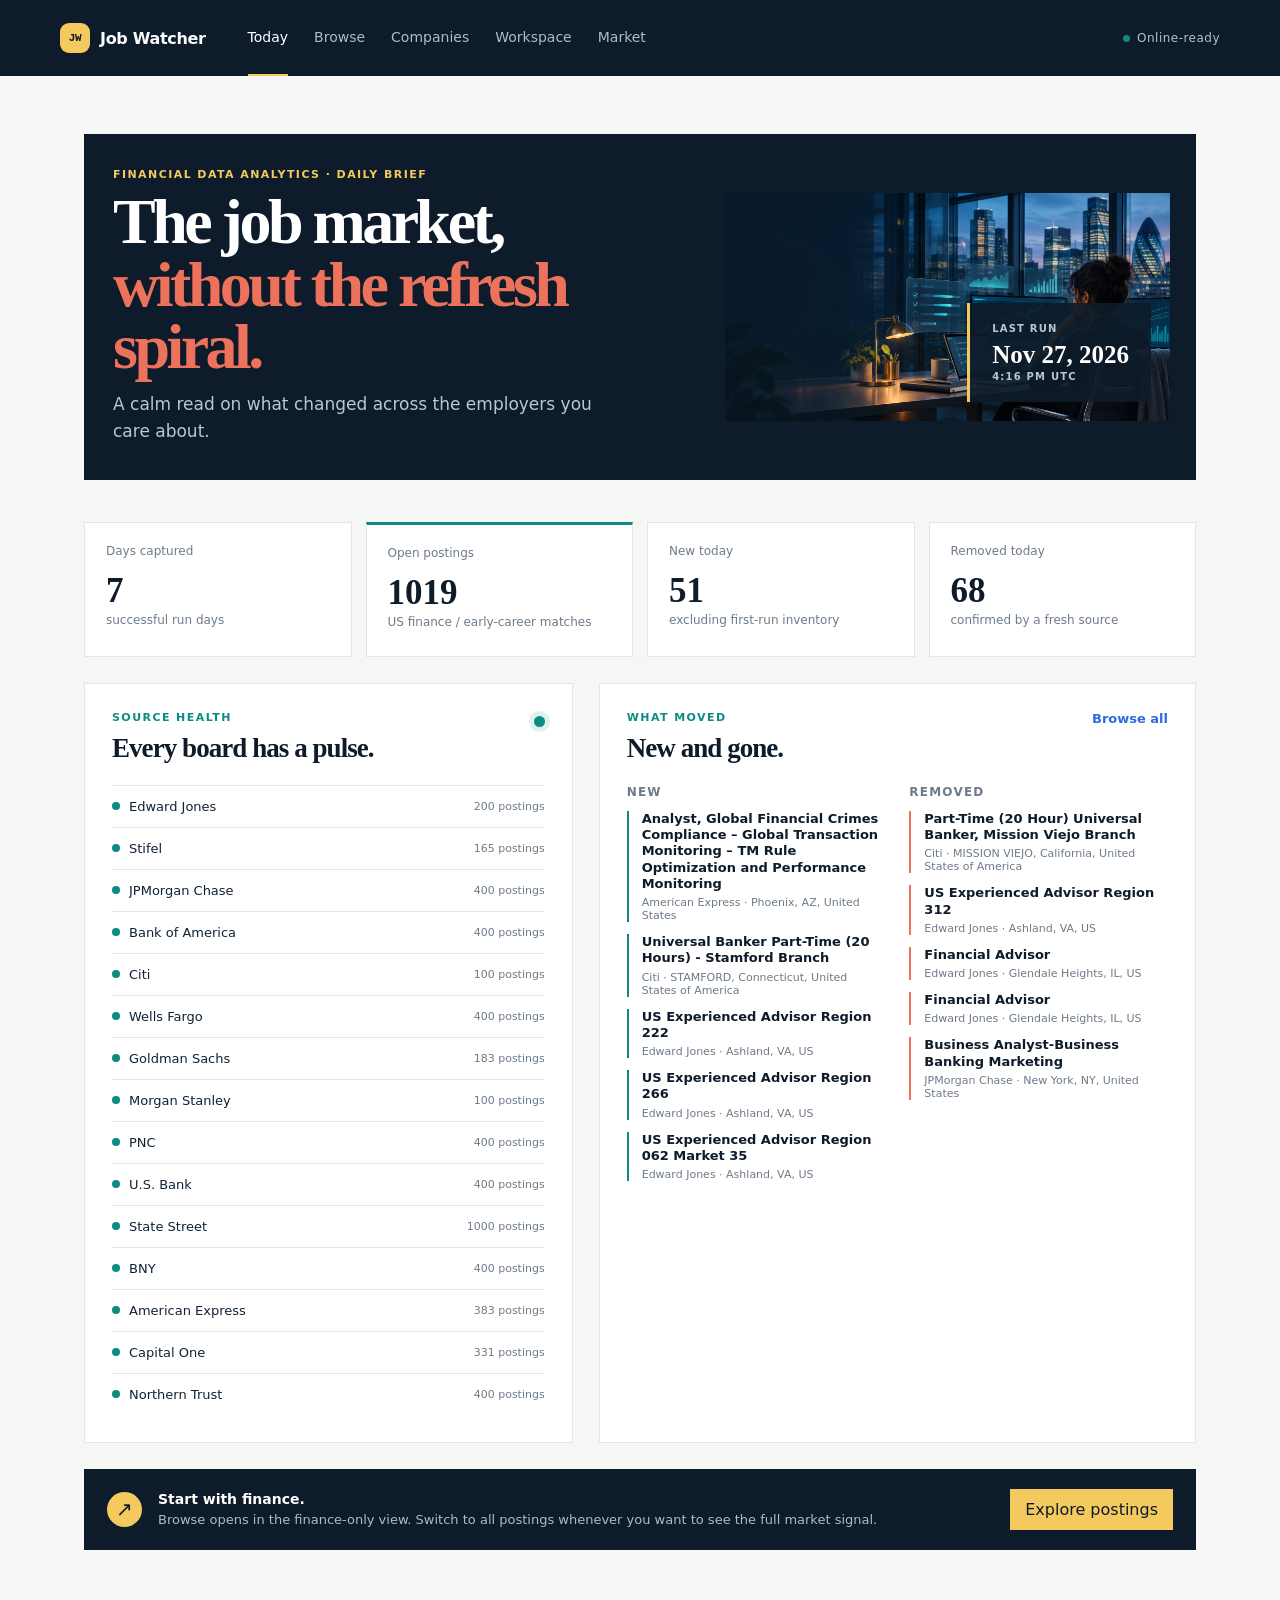
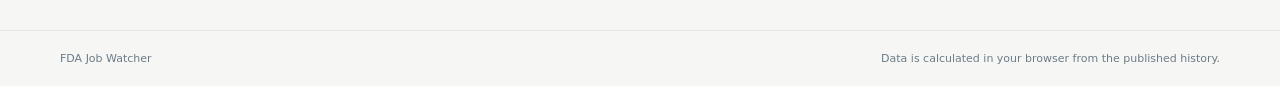
<file: site/index.html>
<!doctype html>
<html lang="en">
<head>
  <meta charset="utf-8">
  <meta name="viewport" content="width=device-width, initial-scale=1">
  <meta name="theme-color" content="#0e1b2a">
  <link rel="manifest" href="./manifest.webmanifest">
  <link rel="icon" href="./assets/favicon.svg?v=money" type="image/svg+xml">
  <link rel="stylesheet" href="./styles.css?v=assignment-contract">
  <title>Job Watcher · Today</title>
</head>
<body data-page="today">
  <header class="topbar">
    <a class="brand" href="./index.html"><span class="brand-mark">JW</span><span>Job Watcher</span></a>
    <nav aria-label="Primary navigation">
      <a class="active" href="./index.html">Today</a>
      <a href="./browse.html">Browse</a>
      <a href="./companies.html">Companies</a>
      <a href="./workspace.html">Workspace</a>
      <a href="./market.html">Market</a>
    </nav>
    <span class="offline-pill" id="network-status">Online-ready</span>
  </header>
  <main class="page-shell">
    <section class="hero compact-hero home-hero">
      <div class="home-hero-copy">
        <p class="eyebrow">Financial data analytics · daily brief</p>
        <h1>The job market, <em>without the refresh spiral.</em></h1>
        <p class="lede">A calm read on what changed across the employers you care about.</p>
      </div>
      <div class="hero-art">
        <img src="./assets/finance-career-hero.png" alt="Early-career financial analyst reviewing market and career data in a city office" width="1792" height="1024">
        <div class="run-stamp"><span>LAST RUN</span><strong id="run-date">—</strong><small id="run-time">—</small></div>
      </div>
    </section>

    <section class="metric-grid" aria-label="Latest run metrics">
      <article class="metric-card"><span>Days captured</span><strong id="stat-days">—</strong><small>successful run days</small></article>
      <article class="metric-card accent-card"><span>Open postings</span><strong id="stat-open">—</strong><small>US finance / early-career matches</small></article>
      <article class="metric-card"><span>New today</span><strong id="stat-new">—</strong><small>excluding first-run inventory</small></article>
      <article class="metric-card"><span>Removed today</span><strong id="stat-removed">—</strong><small>confirmed by a fresh source</small></article>
    </section>

    <section class="two-column">
      <article class="panel">
        <div class="panel-heading"><div><p class="eyebrow">Source health</p><h2>Every board has a pulse.</h2></div><span class="live-dot"></span></div>
        <div id="source-status" class="source-list"></div>
      </article>
      <article class="panel change-panel">
        <div class="panel-heading"><div><p class="eyebrow">What moved</p><h2>New and gone.</h2></div><a class="text-link" href="./browse.html">Browse all</a></div>
        <div class="change-columns"><div><h3>New</h3><div id="new-list" class="change-list"></div></div><div><h3>Removed</h3><div id="removed-list" class="change-list"></div></div></div>
      </article>
    </section>

    <section class="callout"><div class="callout-icon">↗</div><div><strong>Start with finance.</strong><p>Browse opens in the finance-only view. Switch to all postings whenever you want to see the full market signal.</p></div><a class="button" href="./browse.html">Explore postings</a></section>
  </main>
  <footer class="footer"><span>FDA Job Watcher</span><span>Data is calculated in your browser from the published history.</span></footer>
  <script src="./app.js?v=assignment-contract"></script>
</body>
</html>
</file>
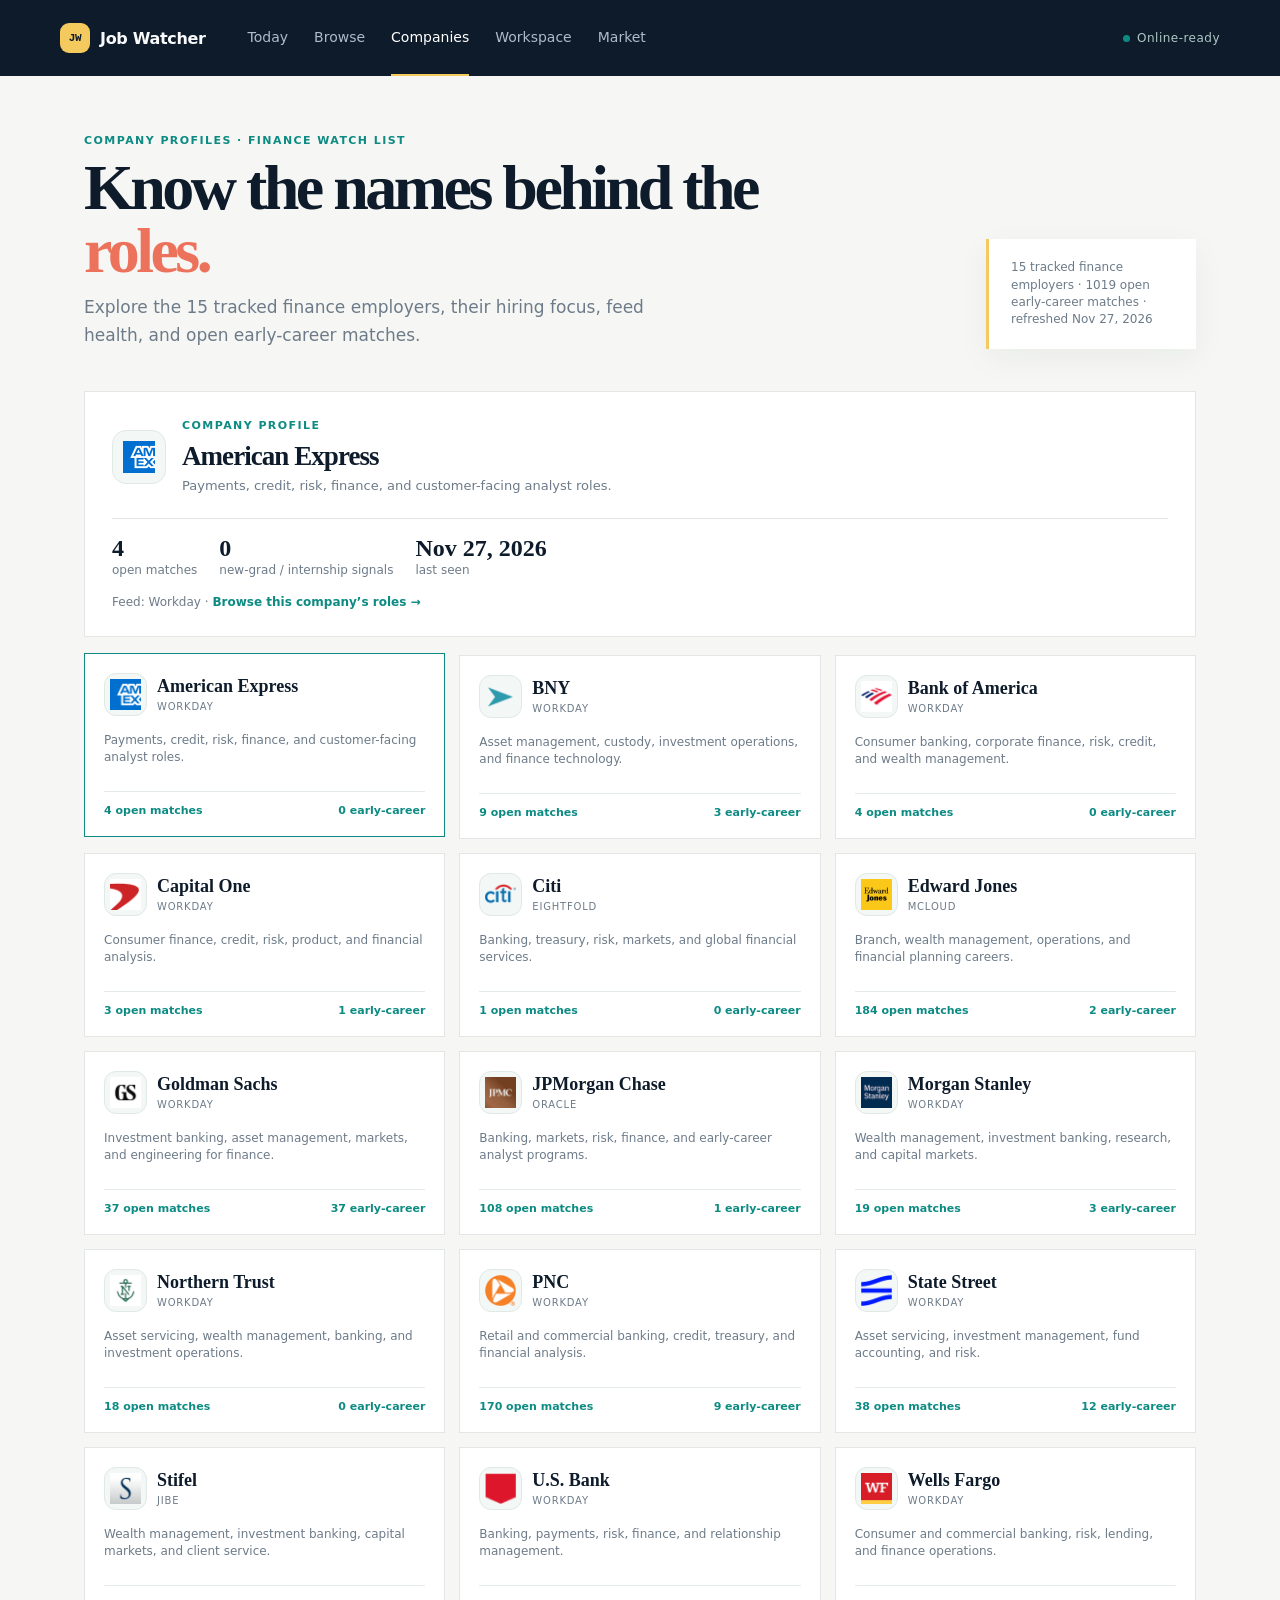
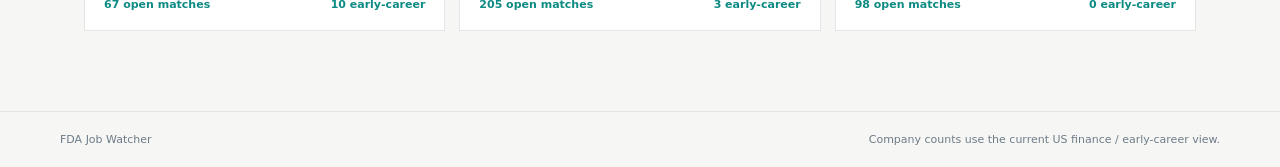
<file: site/companies.html>
<!doctype html>
<html lang="en">
<head>
  <meta charset="utf-8">
  <meta name="viewport" content="width=device-width, initial-scale=1">
  <meta name="theme-color" content="#0e1b2a">
  <link rel="manifest" href="./manifest.webmanifest">
  <link rel="icon" href="./assets/favicon.svg?v=money" type="image/svg+xml">
  <link rel="stylesheet" href="./styles.css?v=assignment-contract">
  <title>Job Watcher · Companies</title>
</head>
<body data-page="companies">
  <header class="topbar">
    <a class="brand" href="./index.html"><span class="brand-mark">JW</span><span>Job Watcher</span></a>
    <nav aria-label="Primary navigation"><a href="./index.html">Today</a><a href="./browse.html">Browse</a><a class="active" href="./companies.html">Companies</a><a href="./workspace.html">Workspace</a><a href="./market.html">Market</a></nav>
    <span class="offline-pill" id="network-status">Online-ready</span>
  </header>
  <main class="page-shell">
    <section class="hero compact-hero"><div><p class="eyebrow">Company profiles · finance watch list</p><h1>Know the names behind the <em>roles.</em></h1><p class="lede">Explore the 15 tracked finance employers, their hiring focus, feed health, and open early-career matches.</p></div><div class="hero-number company-summary" id="company-summary">—</div></section>
    <section id="company-detail" class="panel company-detail"></section>
    <section id="company-list" class="company-grid" aria-live="polite"></section>
  </main>
  <footer class="footer"><span>FDA Job Watcher</span><span>Company counts use the current US finance / early-career view.</span></footer>
  <script src="./app.js?v=assignment-contract"></script>
</body>
</html>
</file>
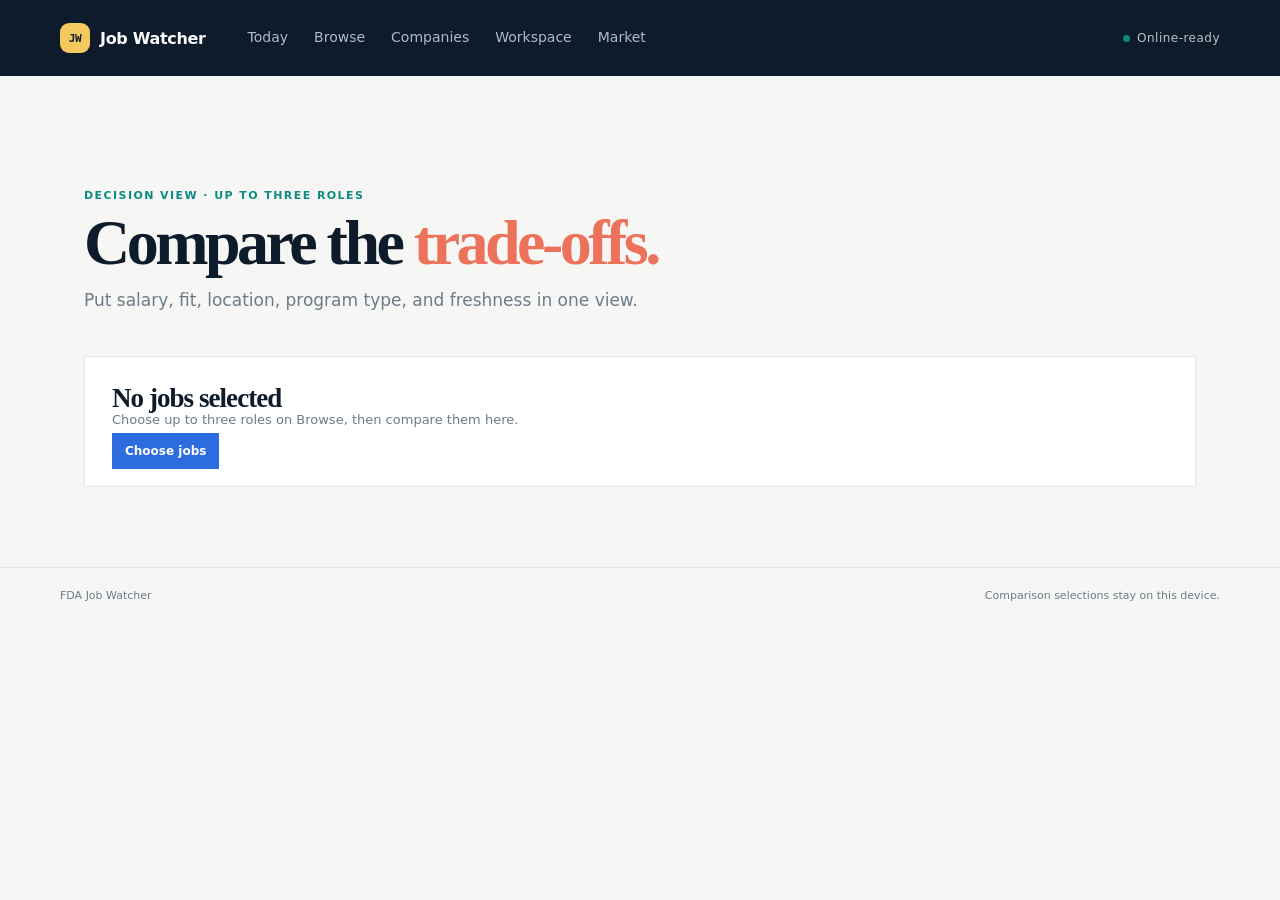
<file: site/compare.html>
<!doctype html>
<html lang="en">
<head>
  <meta charset="utf-8">
  <meta name="viewport" content="width=device-width, initial-scale=1">
  <meta name="theme-color" content="#0e1b2a">
  <link rel="manifest" href="./manifest.webmanifest">
  <link rel="icon" href="./assets/favicon.svg?v=money" type="image/svg+xml">
  <link rel="stylesheet" href="./styles.css?v=assignment-contract">
  <title>Job Watcher · Compare</title>
</head>
<body data-page="compare">
  <header class="topbar">
    <a class="brand" href="./index.html"><span class="brand-mark">JW</span><span>Job Watcher</span></a>
    <nav aria-label="Primary navigation"><a href="./index.html">Today</a><a href="./browse.html">Browse</a><a href="./companies.html">Companies</a><a href="./workspace.html">Workspace</a><a href="./market.html">Market</a></nav>
    <span class="offline-pill" id="network-status">Online-ready</span>
  </header>
  <main class="page-shell">
    <section class="hero compact-hero"><div><p class="eyebrow">Decision view · up to three roles</p><h1>Compare the <em>trade-offs.</em></h1><p class="lede">Put salary, fit, location, program type, and freshness in one view.</p></div></section>
    <section id="compare-table" aria-live="polite"><div class="panel"><p class="empty">Loading comparison…</p></div></section>
  </main>
  <footer class="footer"><span>FDA Job Watcher</span><span>Comparison selections stay on this device.</span></footer>
  <script src="./app.js?v=assignment-contract"></script>
</body>
</html>
</file>
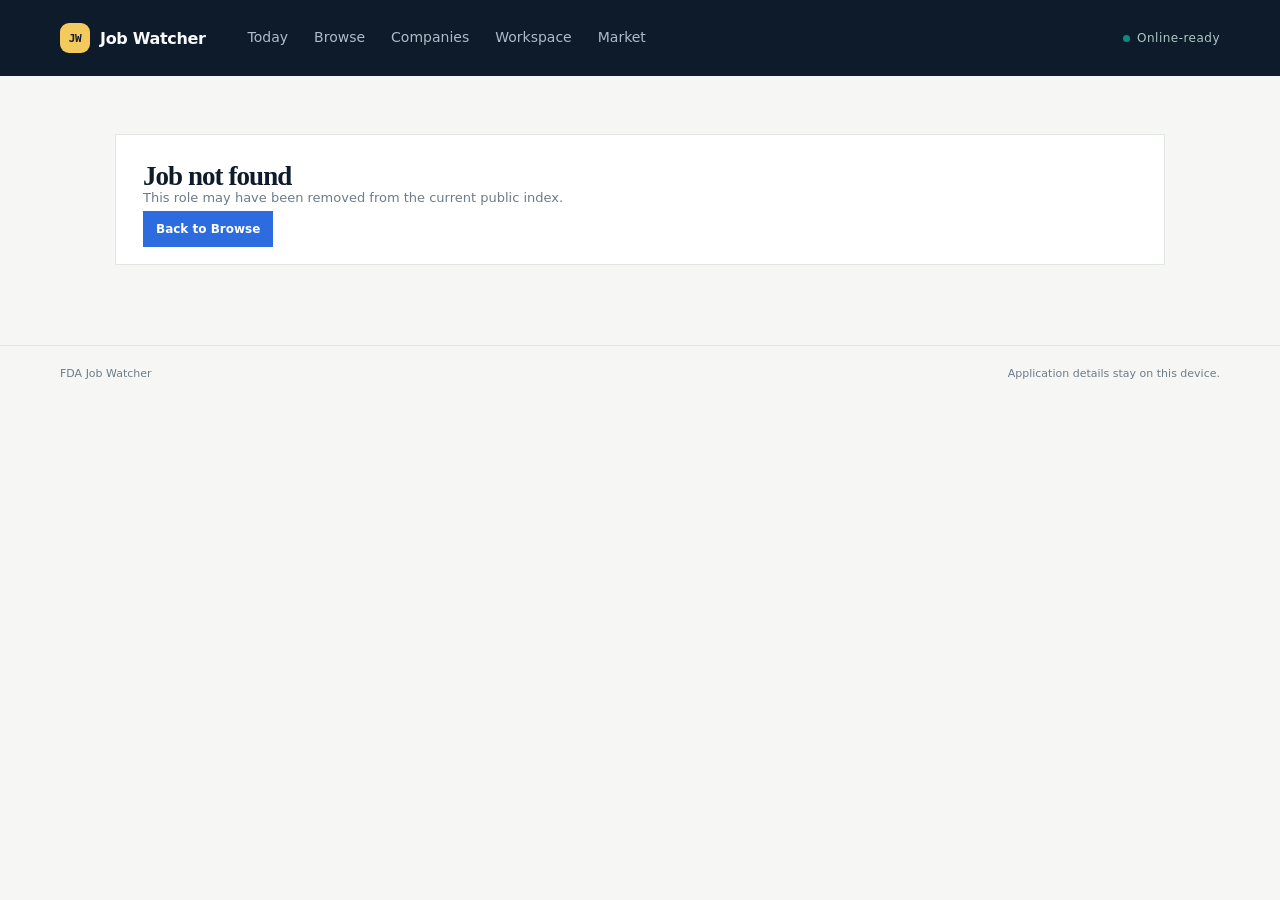
<file: site/job.html>
<!doctype html>
<html lang="en">
<head>
  <meta charset="utf-8">
  <meta name="viewport" content="width=device-width, initial-scale=1">
  <meta name="theme-color" content="#0e1b2a">
  <link rel="manifest" href="./manifest.webmanifest">
  <link rel="icon" href="./assets/favicon.svg?v=money" type="image/svg+xml">
  <link rel="stylesheet" href="./styles.css?v=assignment-contract">
  <title>Job Watcher · Role details</title>
</head>
<body data-page="job">
  <header class="topbar">
    <a class="brand" href="./index.html"><span class="brand-mark">JW</span><span>Job Watcher</span></a>
    <nav aria-label="Primary navigation"><a href="./index.html">Today</a><a href="./browse.html">Browse</a><a href="./companies.html">Companies</a><a href="./workspace.html">Workspace</a><a href="./market.html">Market</a></nav>
    <span class="offline-pill" id="network-status">Online-ready</span>
  </header>
  <main class="page-shell"><section id="job-detail" class="job-page" aria-live="polite"><div class="panel"><p class="empty">Loading role details…</p></div></section></main>
  <footer class="footer"><span>FDA Job Watcher</span><span>Application details stay on this device.</span></footer>
  <script src="./app.js?v=assignment-contract"></script>
</body>
</html>
</file>
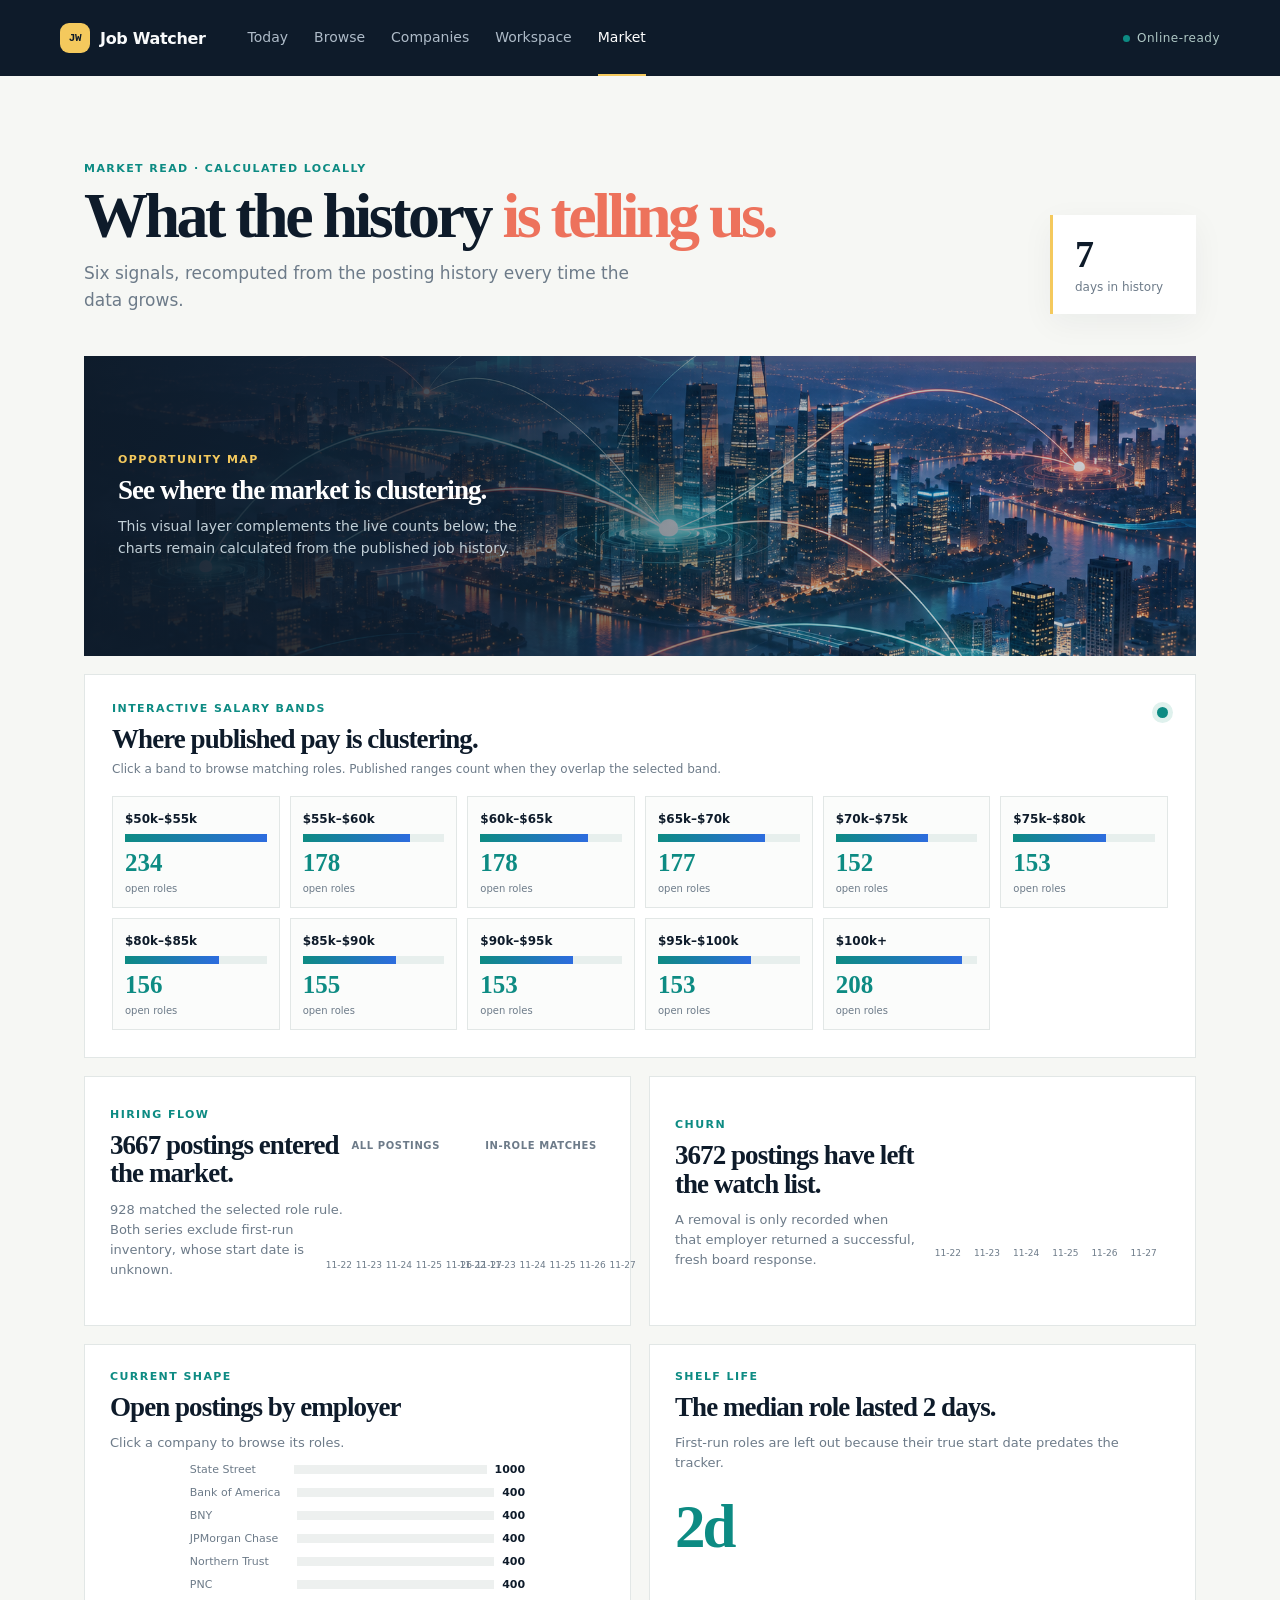
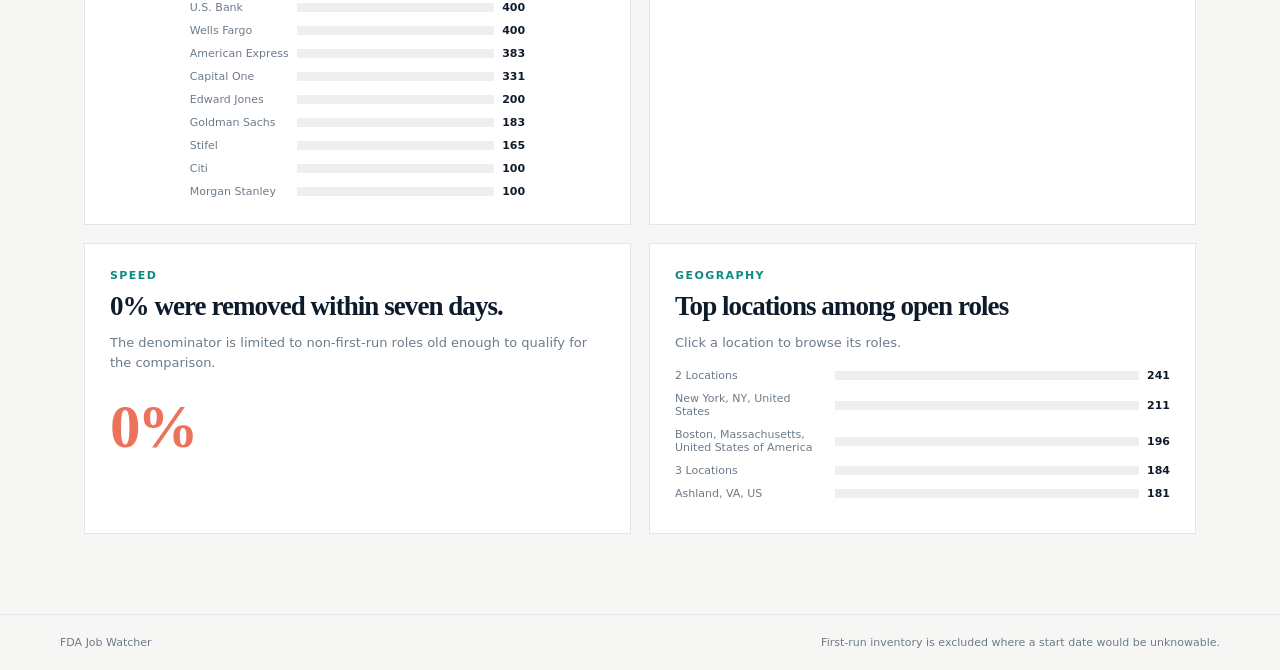
<file: site/market.html>
<!doctype html>
<html lang="en">
<head>
  <meta charset="utf-8">
  <meta name="viewport" content="width=device-width, initial-scale=1">
  <meta name="theme-color" content="#0e1b2a">
  <link rel="manifest" href="./manifest.webmanifest">
  <link rel="icon" href="./assets/favicon.svg?v=money" type="image/svg+xml">
  <link rel="stylesheet" href="./styles.css?v=assignment-contract">
  <title>Job Watcher · Market</title>
</head>
<body data-page="market">
  <header class="topbar">
    <a class="brand" href="./index.html"><span class="brand-mark">JW</span><span>Job Watcher</span></a>
    <nav aria-label="Primary navigation"><a href="./index.html">Today</a><a href="./browse.html">Browse</a><a href="./companies.html">Companies</a><a href="./workspace.html">Workspace</a><a class="active" href="./market.html">Market</a></nav>
    <span class="offline-pill" id="network-status">Online-ready</span>
  </header>
  <main class="page-shell">
    <section class="hero compact-hero"><div><p class="eyebrow">Market read · calculated locally</p><h1>What the history <em>is telling us.</em></h1><p class="lede">Six signals, recomputed from the posting history every time the data grows.</p></div><div class="hero-number"><strong id="market-days">—</strong><span>days in history</span></div></section>
    <section class="market-visual" aria-label="Finance career market illustration">
      <img src="./assets/market-network.png" alt="A connected city network representing finance career opportunities across markets" width="1792" height="1024" loading="lazy">
      <div class="market-visual-copy"><p class="eyebrow">Opportunity map</p><h2>See where the market is clustering.</h2><p>This visual layer complements the live counts below; the charts remain calculated from the published job history.</p></div>
    </section>
    <section class="market-explorer panel" aria-labelledby="salary-band-heading">
      <div class="panel-heading"><div><p class="eyebrow">Interactive salary bands</p><h2 id="salary-band-heading">Where published pay is clustering.</h2><p class="chart-note">Click a band to browse matching roles. Published ranges count when they overlap the selected band.</p></div><span class="live-dot"></span></div>
      <div id="salary-band-chart" class="salary-band-chart" aria-live="polite"></div>
    </section>
    <section class="market-grid">
      <article class="insight-card wide"><div class="insight-copy"><p class="eyebrow">Hiring flow</p><h2 id="new-finding">New postings are arriving.</h2><p id="new-explain"></p></div><div id="new-chart" class="chart"></div></article>
      <article class="insight-card wide"><div class="insight-copy"><p class="eyebrow">Churn</p><h2 id="removed-finding">Removals show the market moving.</h2><p id="removed-explain"></p></div><div id="removed-chart" class="chart"></div></article>
      <article class="insight-card"><p class="eyebrow">Current shape</p><h2>Open postings by employer</h2><p class="chart-note">Click a company to browse its roles.</p><div id="employer-chart" class="chart tall"></div></article>
      <article class="insight-card"><p class="eyebrow">Shelf life</p><h2 id="days-finding">Roles stay open —</h2><p id="days-explain"></p><div class="big-stat" id="days-stat">—</div></article>
      <article class="insight-card"><p class="eyebrow">Speed</p><h2 id="share-finding">Early removals are —</h2><p id="share-explain"></p><div class="big-stat coral" id="share-stat">—</div></article>
      <article class="insight-card"><p class="eyebrow">Geography</p><h2>Top locations among open roles</h2><p class="chart-note">Click a location to browse its roles.</p><div id="location-chart" class="chart tall"></div></article>
    </section>
  </main>
  <footer class="footer"><span>FDA Job Watcher</span><span>First-run inventory is excluded where a start date would be unknowable.</span></footer>
  <script src="./app.js?v=assignment-contract"></script>
</body>
</html>
</file>
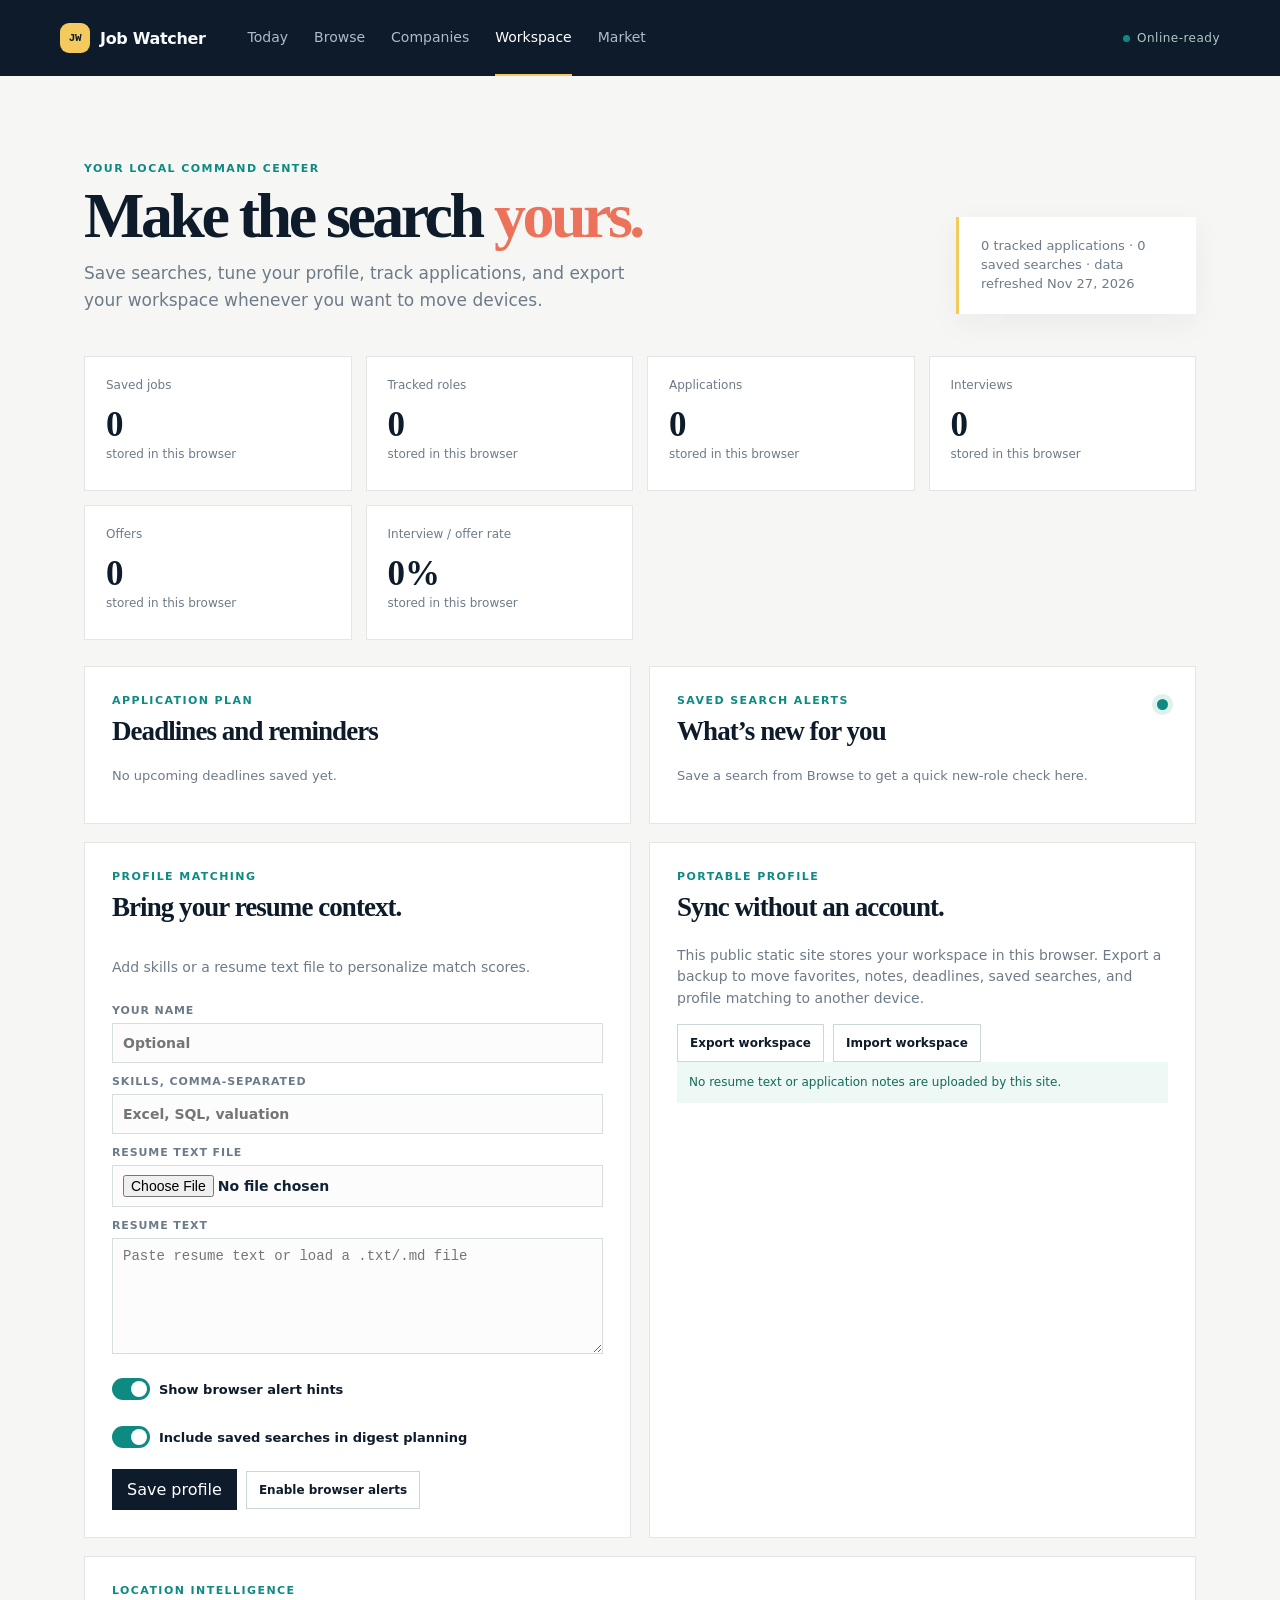
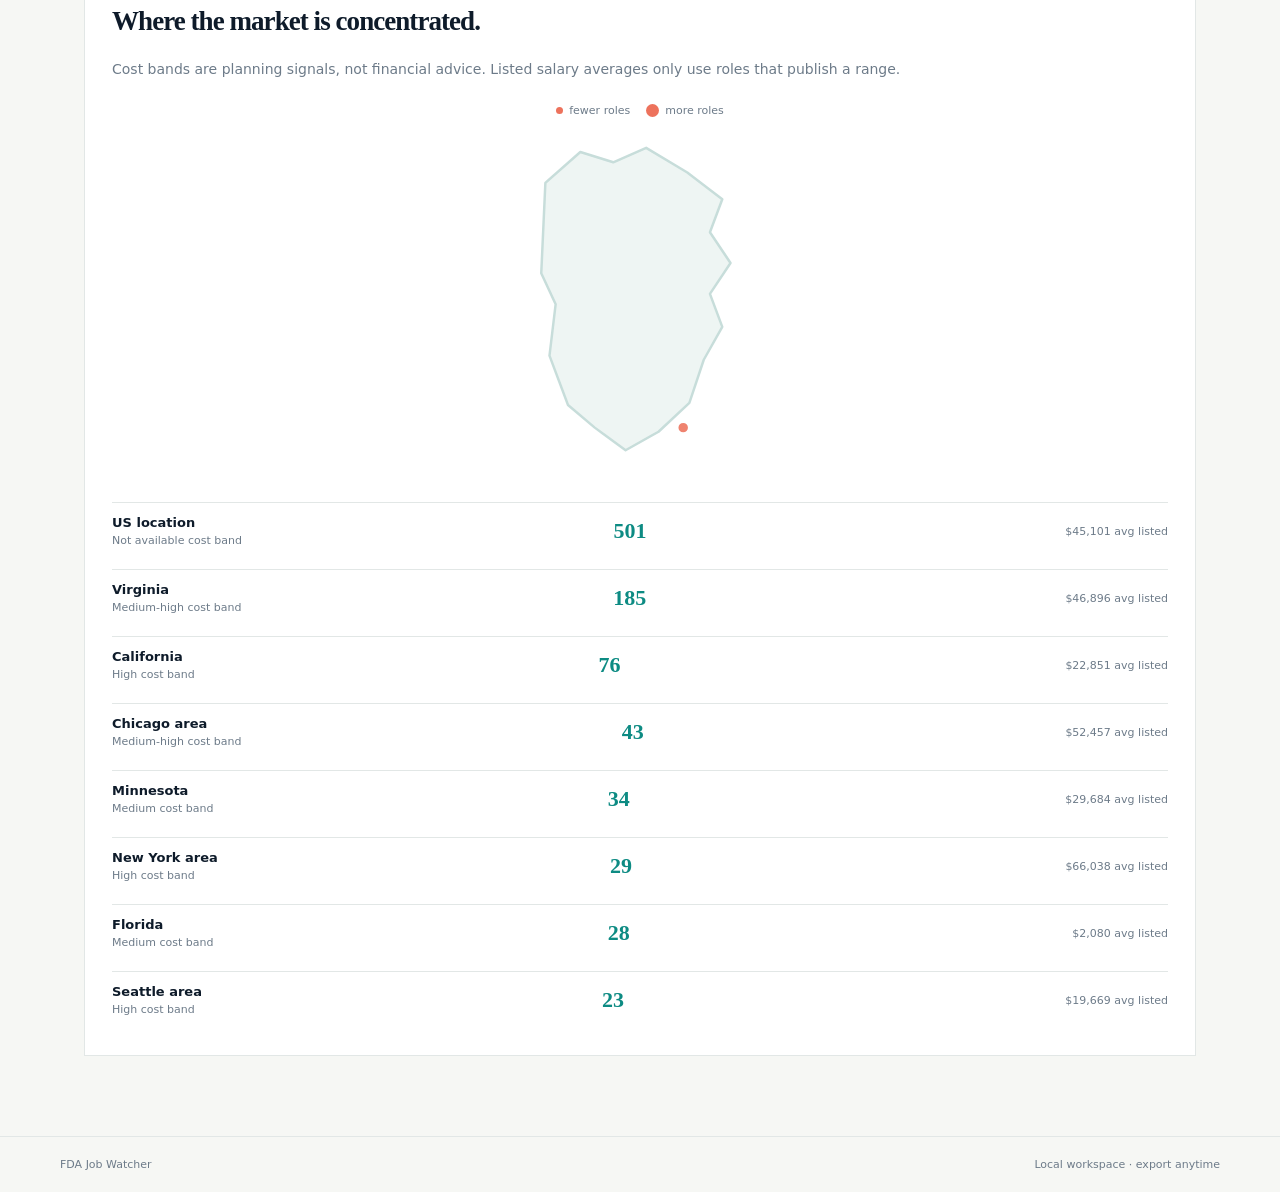
<file: site/workspace.html>
<!doctype html>
<html lang="en">
<head>
  <meta charset="utf-8">
  <meta name="viewport" content="width=device-width, initial-scale=1">
  <meta name="theme-color" content="#0e1b2a">
  <link rel="manifest" href="./manifest.webmanifest">
  <link rel="icon" href="./assets/favicon.svg?v=money" type="image/svg+xml">
  <link rel="stylesheet" href="./styles.css?v=assignment-contract">
  <title>Job Watcher · Workspace</title>
</head>
<body data-page="workspace">
  <header class="topbar">
    <a class="brand" href="./index.html"><span class="brand-mark">JW</span><span>Job Watcher</span></a>
    <nav aria-label="Primary navigation"><a href="./index.html">Today</a><a href="./browse.html">Browse</a><a href="./companies.html">Companies</a><a class="active" href="./workspace.html">Workspace</a><a href="./market.html">Market</a></nav>
    <span class="offline-pill" id="network-status">Online-ready</span>
  </header>
  <main class="page-shell">
    <section class="hero compact-hero"><div><p class="eyebrow">Your local command center</p><h1>Make the search <em>yours.</em></h1><p class="lede">Save searches, tune your profile, track applications, and export your workspace whenever you want to move devices.</p></div><div class="hero-number workspace-summary" id="workspace-summary">Loading…</div></section>
    <section id="workspace-stats" class="metric-grid" aria-label="Application analytics"></section>
    <section class="workspace-grid">
      <article class="panel workspace-panel"><div class="panel-heading"><div><p class="eyebrow">Application plan</p><h2>Deadlines and reminders</h2></div></div><div id="deadline-list" class="deadline-list"></div></article>
      <article class="panel workspace-panel"><div class="panel-heading"><div><p class="eyebrow">Saved search alerts</p><h2>What’s new for you</h2></div><span class="live-dot"></span></div><div id="saved-search-list" class="saved-search-list"></div></article>
    </section>
    <section class="workspace-grid">
      <article class="panel workspace-panel profile-panel"><div class="panel-heading"><div><p class="eyebrow">Profile matching</p><h2>Bring your resume context.</h2></div></div><p id="profile-match-summary" class="muted-copy"></p><label>Your name<input id="profile-name" type="text" autocomplete="name" placeholder="Optional"></label><label>Skills, comma-separated<input id="profile-skills" type="text" placeholder="Excel, SQL, valuation"></label><label>Resume text file<input id="resume-file" type="file" accept=".txt,.md,.text"></label><label>Resume text<textarea id="resume-text" rows="6" placeholder="Paste resume text or load a .txt/.md file"></textarea></label><div class="toggle-stack"><label class="toggle-label"><input id="notification-toggle" type="checkbox"><span class="toggle"></span><span>Show browser alert hints</span></label><label class="toggle-label"><input id="digest-toggle" type="checkbox"><span class="toggle"></span><span>Include saved searches in digest planning</span></label></div><div class="workspace-actions"><button class="button button-dark" id="save-profile" type="button">Save profile</button><button class="secondary-button" id="enable-notifications" type="button">Enable browser alerts</button><span class="form-feedback" id="profile-feedback"></span></div></article>
      <article class="panel workspace-panel"><div class="panel-heading"><div><p class="eyebrow">Portable profile</p><h2>Sync without an account.</h2></div></div><p class="muted-copy">This public static site stores your workspace in this browser. Export a backup to move favorites, notes, deadlines, saved searches, and profile matching to another device.</p><div class="workspace-actions"><button class="secondary-button" id="export-profile" type="button">Export workspace</button><label class="file-button">Import workspace<input id="import-profile" type="file" accept="application/json"></label></div><div class="privacy-note">No resume text or application notes are uploaded by this site.</div></article>
    </section>
    <section class="panel workspace-panel"><div class="panel-heading"><div><p class="eyebrow">Location intelligence</p><h2>Where the market is concentrated.</h2></div></div><p class="muted-copy">Cost bands are planning signals, not financial advice. Listed salary averages only use roles that publish a range.</p><div id="location-map" class="location-map" aria-label="US job concentration map"></div><div id="location-insights" class="location-insights"></div></section>
  </main>
  <footer class="footer"><span>FDA Job Watcher</span><span>Local workspace · export anytime</span></footer>
  <script src="./app.js?v=assignment-contract"></script>
</body>
</html>
</file>
<file: site/styles.css>
:root {
  --ink: #102235;
  --muted: #6d7b89;
  --paper: #f6f7f4;
  --card: #ffffff;
  --line: #e2e7e6;
  --navy: #0e1b2a;
  --blue: #2d6cdf;
  --teal: #0d8b83;
  --coral: #ed725c;
  --yellow: #f4c95d;
  font-family: Inter, ui-sans-serif, system-ui, -apple-system, BlinkMacSystemFont, "Segoe UI", sans-serif;
  color: var(--ink);
  background: var(--paper);
}

* { box-sizing: border-box; }
body { margin: 0; min-width: 320px; background: var(--paper); }
a { color: inherit; }
.topbar { height: 76px; padding: 0 max(24px, calc((100vw - 1160px) / 2)); display: flex; align-items: center; gap: 42px; color: #f8fafb; background: var(--navy); }
.brand { display: inline-flex; align-items: center; gap: 10px; font-weight: 750; letter-spacing: -.02em; text-decoration: none; }
.brand-mark { display: grid; place-items: center; width: 30px; height: 30px; border-radius: 9px; color: var(--navy); background: var(--yellow); font: 800 11px/1 ui-monospace, SFMono-Regular, Menlo, monospace; }
nav { display: flex; align-self: stretch; gap: 26px; }
nav a { display: grid; place-items: center; color: #aebbc8; font-size: 14px; text-decoration: none; border-bottom: 2px solid transparent; }
nav a:hover, nav a.active { color: white; border-bottom-color: var(--yellow); }
.offline-pill { margin-left: auto; color: #afc8c5; font-size: 12px; letter-spacing: .04em; }
.offline-pill::before { content: ""; display: inline-block; width: 7px; height: 7px; margin-right: 7px; border-radius: 50%; background: var(--teal); }
.page-shell { max-width: 1160px; margin: 0 auto; padding: 58px 24px 80px; }
.hero { display: flex; justify-content: space-between; align-items: end; gap: 28px; margin-bottom: 42px; }
.compact-hero { min-height: 180px; }
.home-hero { display: grid; grid-template-columns: 1.08fr .82fr; align-items: stretch; min-height: 285px; padding: 26px; overflow: hidden; color: white; background: var(--navy); }
.home-hero-copy { align-self: center; max-width: 510px; padding: 8px 18px 8px 3px; }
.home-hero .eyebrow { color: var(--yellow); }
.home-hero h1 { color: white; }
.home-hero .lede { color: #b8c8d3; }
.hero-art { position: relative; align-self: center; justify-self: end; width: 100%; max-width: 470px; min-height: 215px; max-height: 230px; overflow: hidden; background: #091725; }
.hero-art::after { content: ""; position: absolute; inset: 0; pointer-events: none; background: linear-gradient(90deg, rgba(9,23,37,.72), transparent 35%, rgba(9,23,37,.08)); }
.hero-art img { display: block; width: 100%; height: 100%; object-fit: cover; object-position: center; }
.hero-art .run-stamp { position: absolute; right: 19px; bottom: 19px; z-index: 1; min-width: 145px; color: white; border-left-color: var(--yellow); background: rgba(14,27,42,.9); box-shadow: 0 12px 30px rgba(0,0,0,.2); }
.hero-art .run-stamp span, .hero-art .run-stamp small { color: #b8c8d3; }
.hero-art .run-stamp strong { color: white; }
.eyebrow { margin: 0 0 10px; color: var(--teal); font-size: 11px; font-weight: 800; letter-spacing: .13em; text-transform: uppercase; }
h1, h2, h3, p { margin-top: 0; }
h1 { max-width: 700px; margin-bottom: 12px; color: var(--navy); font: 800 clamp(38px, 5vw, 66px)/.98 Georgia, "Times New Roman", serif; letter-spacing: -.055em; }
h1 em { color: var(--coral); font-style: normal; }
.lede { max-width: 560px; margin-bottom: 0; color: var(--muted); font-size: 17px; line-height: 1.6; }
.run-stamp, .hero-number { padding: 20px 22px; min-width: 146px; border-left: 3px solid var(--yellow); background: var(--card); box-shadow: 0 9px 30px rgba(16,34,53,.05); }
.run-stamp span, .run-stamp small { display: block; color: var(--muted); font-size: 10px; font-weight: 800; letter-spacing: .12em; }
.run-stamp strong { display: block; margin: 8px 0 4px; color: var(--navy); font: 700 25px/1 Georgia, serif; }
.hero-number strong { display: block; color: var(--navy); font: 700 38px/1 Georgia, serif; }
.hero-number span { display: block; margin-top: 7px; color: var(--muted); font-size: 12px; }
.metric-grid { display: grid; grid-template-columns: repeat(4, 1fr); gap: 14px; margin-bottom: 26px; }
.metric-card { min-height: 135px; padding: 21px; border: 1px solid var(--line); background: var(--card); }
.metric-card span, .metric-card small { display: block; color: var(--muted); font-size: 12px; }
.metric-card strong { display: block; margin: 15px 0 5px; color: var(--navy); font: 700 35px/1 Georgia, serif; }
.metric-card.accent-card { border-top: 3px solid var(--teal); }
.two-column { display: grid; grid-template-columns: .9fr 1.1fr; gap: 26px; }
.panel, .insight-card { border: 1px solid var(--line); background: var(--card); }
.panel { padding: 27px; }
.panel-heading { display: flex; align-items: start; justify-content: space-between; gap: 18px; margin-bottom: 23px; }
h2 { margin-bottom: 0; color: var(--navy); font: 700 27px/1.05 Georgia, serif; letter-spacing: -.035em; }
h3 { margin-bottom: 12px; color: var(--muted); font-size: 12px; font-weight: 800; letter-spacing: .1em; text-transform: uppercase; }
.live-dot { width: 11px; height: 11px; margin-top: 5px; border-radius: 50%; background: var(--teal); box-shadow: 0 0 0 5px #dff1ed; }
.source-row { display: flex; align-items: center; justify-content: space-between; gap: 10px; padding: 13px 0; border-top: 1px solid var(--line); font-size: 13px; }
.source-name { display: flex; align-items: center; gap: 9px; min-width: 0; }
.source-name span:last-child { overflow: hidden; text-overflow: ellipsis; white-space: nowrap; }
.status-dot { width: 8px; height: 8px; flex: 0 0 auto; border-radius: 50%; background: var(--teal); }
.status-dot.bad { background: var(--coral); }
.source-meta { color: var(--muted); font-size: 11px; white-space: nowrap; }
.text-link { color: var(--blue); font-size: 13px; font-weight: 700; text-decoration: none; white-space: nowrap; }
.change-columns { display: grid; grid-template-columns: 1fr 1fr; gap: 24px; }
.change-list { display: grid; gap: 12px; }
.change-item { padding-left: 13px; border-left: 2px solid var(--teal); }
.change-item.removed { border-left-color: var(--coral); }
.change-item a { display: block; color: var(--navy); font-size: 13px; font-weight: 750; line-height: 1.25; text-decoration: none; }
.change-item span { display: block; margin-top: 4px; color: var(--muted); font-size: 11px; }
.empty { color: var(--muted); font-size: 13px; }
.callout { display: flex; align-items: center; gap: 16px; margin-top: 26px; padding: 20px 23px; color: #dfe8ef; background: var(--navy); }
.callout-icon { display: grid; place-items: center; width: 35px; height: 35px; border-radius: 50%; color: var(--navy); background: var(--yellow); font-size: 20px; }
.callout strong { color: white; font-size: 14px; }
.callout p { margin: 3px 0 0; color: #aebbc8; font-size: 13px; line-height: 1.4; }
.button { margin-left: auto; padding: 11px 15px; color: var(--navy); background: var(--yellow); font-size: 12px; font-weight: 800; text-decoration: none; white-space: nowrap; }
.filter-panel { display: grid; grid-template-columns: 1.2fr 1fr 1fr .9fr 1.35fr 1fr; align-items: end; gap: 14px; padding: 19px; border: 1px solid var(--line); background: var(--card); }
.filter-panel label:not(.toggle-label) { display: grid; gap: 7px; color: var(--muted); font-size: 11px; font-weight: 800; letter-spacing: .08em; text-transform: uppercase; }
select, input { width: 100%; min-height: 40px; padding: 0 10px; border: 1px solid #d6dedf; border-radius: 0; color: var(--ink); background: #fbfcfb; font: inherit; font-size: 13px; }
select { appearance: none; background-image: linear-gradient(45deg, transparent 50%, var(--muted) 50%), linear-gradient(135deg, var(--muted) 50%, transparent 50%); background-position: calc(100% - 14px) 17px, calc(100% - 10px) 17px; background-repeat: no-repeat; background-size: 4px 4px, 4px 4px; }
.toggle-label { display: flex; align-items: center; gap: 9px; min-height: 40px; color: var(--navy); font-size: 13px; font-weight: 750; cursor: pointer; }
.toggle-label input { position: absolute; opacity: 0; width: 1px; }
.toggle { position: relative; width: 38px; height: 22px; border-radius: 99px; background: #c5d0d2; transition: .2s; }
.toggle::after { content: ""; position: absolute; top: 3px; left: 3px; width: 16px; height: 16px; border-radius: 50%; background: white; transition: .2s; }
.toggle-label input:checked + .toggle { background: var(--teal); }
.toggle-label input:checked + .toggle::after { transform: translateX(16px); }
.browse-toolbar { display: flex; justify-content: space-between; gap: 14px; padding: 24px 2px 15px; color: var(--muted); font-size: 13px; }
.shortlist-note { color: #9b6f17; }
.posting-list { display: grid; gap: 12px; }
.posting-card { display: grid; grid-template-columns: 1fr auto; gap: 18px; padding: 20px 21px; border: 1px solid var(--line); background: var(--card); }
.posting-title { margin-bottom: 7px; color: var(--navy); font: 700 21px/1.1 Georgia, serif; letter-spacing: -.025em; }
.posting-title a { text-decoration: none; }
.posting-detail { color: var(--muted); font-size: 12px; line-height: 1.6; }
.posting-tags { display: flex; flex-wrap: wrap; gap: 7px; margin-top: 13px; }
.tag { padding: 5px 8px; color: var(--teal); background: #eaf5f2; font-size: 10px; font-weight: 800; letter-spacing: .05em; text-transform: uppercase; }
.tag.muted { color: var(--muted); background: #f1f3f2; }
.posting-actions { display: flex; align-items: center; gap: 12px; }
.star { padding: 9px; border: 0; color: #a0aaad; background: transparent; font-size: 24px; line-height: 1; cursor: pointer; }
.star.saved { color: var(--yellow); }
.apply-button { padding: 11px 13px; color: white; background: var(--blue); font-size: 12px; font-weight: 800; text-decoration: none; white-space: nowrap; }
.market-grid { display: grid; grid-template-columns: repeat(2, 1fr); gap: 18px; }
.market-explorer { margin-bottom: 18px; }
.market-explorer .panel-heading { margin-bottom: 17px; }
.chart-note { margin: 8px 0 0; color: var(--muted); font-size: 12px; line-height: 1.45; }
.salary-band-chart { display: grid; grid-template-columns: repeat(6, 1fr); gap: 10px; }
.salary-band { display: grid; align-content: end; gap: 8px; min-height: 112px; padding: 13px 12px; border: 1px solid var(--line); color: var(--ink); background: #fbfcfb; text-decoration: none; transition: border-color .15s, box-shadow .15s, transform .15s; }
.salary-band:hover, .salary-band:focus-visible { border-color: var(--teal); box-shadow: 0 9px 22px rgba(13,139,131,.12); transform: translateY(-2px); }
.salary-band-label { color: var(--navy); font-size: 12px; font-weight: 850; }
.salary-band-track { display: block; height: 8px; background: #e7efed; }
.salary-band-fill { display: block; height: 100%; background: linear-gradient(90deg, var(--teal), var(--blue)); }
.salary-band strong { color: var(--teal); font: 700 25px/1 Georgia, serif; }
.salary-band small { color: var(--muted); font-size: 10px; }
.market-visual { position: relative; min-height: 280px; margin-bottom: 18px; overflow: hidden; background: var(--navy); }
.market-visual img { display: block; width: 100%; height: 300px; object-fit: cover; object-position: center; opacity: .86; }
.market-visual::after { content: ""; position: absolute; inset: 0; pointer-events: none; background: linear-gradient(90deg, rgba(14,27,42,.98) 0%, rgba(14,27,42,.78) 28%, rgba(14,27,42,.16) 66%, rgba(14,27,42,.06)); }
.market-visual-copy { position: absolute; inset: 0 auto 0 0; z-index: 1; display: flex; flex-direction: column; justify-content: center; max-width: 470px; padding: 30px 34px; color: white; }
.market-visual-copy .eyebrow { color: var(--yellow); }
.market-visual-copy h2 { color: white; }
.market-visual-copy p:not(.eyebrow) { margin: 12px 0 0; color: #c2d0d8; font-size: 14px; line-height: 1.55; }
.insight-card { min-height: 230px; padding: 25px; }
.insight-card.wide { display: grid; grid-template-columns: 1fr 1.05fr; align-items: center; min-height: 250px; }
.insight-card h2 { margin-bottom: 12px; }
.insight-card p:not(.eyebrow) { color: var(--muted); font-size: 13px; line-height: 1.55; }
.chart { display: flex; align-items: end; justify-content: center; gap: 8px; min-height: 116px; padding: 10px 0 1px; }
.chart-pair { display: grid; grid-template-columns: repeat(2, minmax(0, 1fr)); align-items: stretch; gap: 14px; }
.chart-series { min-width: 0; }
.chart-series-label { display: block; margin-bottom: 4px; color: var(--muted); font-size: 10px; font-weight: 800; letter-spacing: .06em; text-transform: uppercase; }
.chart-series .chart { min-width: 0; }
.chart.tall { display: grid; align-content: center; gap: 10px; min-height: 155px; }
.bar-wrap { display: flex; align-items: end; justify-content: center; gap: 5px; height: 100%; min-width: 22px; }
.bar { width: 100%; max-width: 25px; min-height: 3px; background: var(--blue); }
.bar.teal { background: var(--teal); }
.bar.coral { background: var(--coral); }
.bar-label { color: var(--muted); font-size: 9px; white-space: nowrap; }
.hbar-row { display: grid; grid-template-columns: minmax(75px, 1fr) 2fr auto; align-items: center; gap: 8px; color: var(--muted); font-size: 11px; }
.hbar-link { padding: 4px 5px; margin: -4px -5px; border-radius: 4px; text-decoration: none; transition: background .15s, color .15s; }
.hbar-link:hover, .hbar-link:focus-visible { color: var(--navy); background: #eef8f5; }
.hbar-track { height: 9px; background: #edf0ef; }
.hbar-fill { height: 100%; background: var(--teal); }
.hbar-value { color: var(--navy); font-weight: 800; }
.big-stat { margin-top: 27px; color: var(--teal); font: 700 61px/.9 Georgia, serif; letter-spacing: -.05em; }
.big-stat.coral { color: var(--coral); }
.footer { display: flex; justify-content: space-between; gap: 20px; padding: 21px max(24px, calc((100vw - 1160px) / 2)); border-top: 1px solid var(--line); color: var(--muted); font-size: 11px; }

@media (max-width: 900px) {
  .topbar { gap: 24px; }
  .metric-grid { grid-template-columns: repeat(2, 1fr); }
  .two-column, .market-grid { grid-template-columns: 1fr; }
  .salary-band-chart { grid-template-columns: repeat(4, 1fr); }
  .filter-panel { grid-template-columns: repeat(3, 1fr); }
}
@media (max-width: 620px) {
  .topbar { height: auto; min-height: 68px; flex-wrap: wrap; padding-top: 12px; padding-bottom: 12px; }
  nav { order: 3; width: 100%; height: 38px; justify-content: space-between; }
  .offline-pill { display: none; }
  .page-shell { padding-top: 36px; }
  .hero { display: block; }
  .home-hero { display: block; padding: 24px; }
  .home-hero-copy { padding: 0; }
  .hero-art { min-height: 180px; max-height: 190px; margin-top: 20px; }
  .run-stamp, .hero-number { display: inline-block; margin-top: 24px; }
  .hero-art .run-stamp { display: block; margin-top: 0; }
  .metric-grid, .change-columns, .filter-panel { grid-template-columns: 1fr; }
  .filter-panel { gap: 12px; }
  .insight-card.wide { display: block; }
  .chart { margin-top: 24px; }
  .chart-pair { grid-template-columns: 1fr; }
  .market-visual img { height: 315px; }
  .market-visual-copy { max-width: 86%; padding: 24px; }
  .salary-band-chart { grid-template-columns: repeat(2, 1fr); }
  .posting-card { grid-template-columns: 1fr; }
  .posting-actions { justify-content: space-between; }
  .callout { align-items: start; flex-wrap: wrap; }
  .button { margin-left: 51px; }
  .footer { display: block; line-height: 1.8; }
}

.posting-main { min-width: 0; }
.posting-topline { display: flex; align-items: center; flex-wrap: wrap; gap: 8px; margin-bottom: 10px; }
.match-score { padding: 4px 7px; color: #126258; background: #e2f3ed; font-size: 10px; font-weight: 850; letter-spacing: .04em; text-transform: uppercase; }
.freshness { padding: 4px 7px; font-size: 10px; font-weight: 850; letter-spacing: .04em; text-transform: uppercase; }
.freshness.fresh { color: #146a5d; background: #d8f3e8; }
.freshness.recent { color: #85600d; background: #fff2c9; }
.freshness.older { color: var(--muted); background: #eef1f0; }
.posted-label { color: var(--muted); font-size: 11px; }
.posting-meta { display: flex; align-items: center; flex-wrap: wrap; gap: 15px; margin-top: 14px; color: var(--muted); font-size: 11px; }
.posting-salary { color: var(--navy); font-size: 13px; font-weight: 850; }
.posting-salary.salary-missing { color: var(--muted); font-weight: 600; }
.tracker-box { display: grid; grid-template-columns: 175px 1fr; gap: 10px; margin-top: 16px; padding-top: 13px; border-top: 1px solid #e6ebea; }
.tracker-box label { display: grid; gap: 5px; color: var(--muted); font-size: 10px; font-weight: 800; letter-spacing: .07em; text-transform: uppercase; }
.tracker-box select, .tracker-box textarea { min-height: 32px; padding: 6px 8px; border: 1px solid #d8e0df; color: var(--ink); background: #fff; font-size: 12px; letter-spacing: normal; text-transform: none; resize: vertical; }
.tracker-box textarea { min-height: 32px; }
.company-detail { margin-bottom: 18px; }
.company-detail-heading { display: flex; align-items: center; gap: 16px; }
.company-detail-heading h2 { margin: 4px 0 6px; }
.company-detail-heading p:not(.eyebrow) { max-width: 660px; margin: 0; color: var(--muted); font-size: 13px; line-height: 1.5; }
.company-metrics { display: flex; flex-wrap: wrap; gap: 22px; margin-top: 22px; padding-top: 17px; border-top: 1px solid var(--line); color: var(--muted); font-size: 12px; }
.company-metrics strong { display: block; margin-bottom: 3px; color: var(--navy); font: 700 24px/1 Georgia, serif; }
.company-source { margin: 18px 0 0; color: var(--muted); font-size: 12px; }
.company-source a { color: var(--teal); font-weight: 800; text-decoration: none; }
.company-grid { display: grid; grid-template-columns: repeat(3, 1fr); gap: 14px; }
.company-summary { max-width: 210px; color: var(--muted); font-size: 12px; line-height: 1.45; }
.company-card { display: block; padding: 19px; border: 1px solid var(--line); color: var(--ink); background: var(--card); text-decoration: none; transition: border-color .15s, transform .15s; }
.company-card:hover, .company-card.selected { border-color: var(--teal); transform: translateY(-2px); }
.company-heading { display: flex; align-items: center; gap: 10px; }
.company-heading strong { display: block; color: var(--navy); font: 700 18px/1.1 Georgia, serif; }
.company-heading small { display: block; margin-top: 4px; color: var(--muted); font-size: 10px; text-transform: uppercase; letter-spacing: .08em; }
.company-card p { min-height: 43px; margin: 16px 0; color: var(--muted); font-size: 12px; line-height: 1.45; }
.company-logo-shell { position: relative; display: grid; place-items: center; flex: 0 0 43px; width: 43px; height: 43px; overflow: hidden; border: 1px solid #dfe9e6; border-radius: 12px; background: #f3f7f6; }
.company-logo { display: block; max-width: 31px; max-height: 31px; object-fit: contain; }
.company-logo-shell .company-monogram { position: absolute; inset: 0; flex: none; width: 100%; height: 100%; }
.company-logo-shell.detail-logo { flex-basis: 54px; width: 54px; height: 54px; border-radius: 14px; }
.company-logo-shell.detail-logo .company-logo { max-width: 39px; max-height: 39px; }
.company-logo-shell.detail-logo .company-monogram { flex: none; width: 100%; height: 100%; font-size: 14px; }
.company-monogram { display: grid; place-items: center; flex: 0 0 43px; width: 43px; height: 43px; color: white; background: var(--navy); font-size: 12px; font-weight: 850; letter-spacing: .06em; }
.company-detail .company-monogram { flex-basis: 54px; width: 54px; height: 54px; font-size: 14px; }
.company-roles { display: flex; justify-content: space-between; gap: 8px; padding-top: 12px; border-top: 1px solid #e5ebea; color: var(--teal); font-size: 11px; font-weight: 800; }

@media (max-width: 900px) {
  .company-grid { grid-template-columns: repeat(2, 1fr); }
  .tracker-box { grid-template-columns: 1fr 1fr; }
}
@media (max-width: 620px) {
  .company-grid, .tracker-box { grid-template-columns: 1fr; }
  .company-detail-heading { align-items: flex-start; }
  .company-metrics { gap: 15px; }
}

body { font-size: 16px; }
a:focus-visible, button:focus-visible, input:focus-visible, select:focus-visible, textarea:focus-visible { outline: 3px solid var(--yellow); outline-offset: 2px; }
button, .button, .secondary-button { border: 0; cursor: pointer; font: inherit; }
.button-dark { margin: 0; color: white; background: var(--navy); }
.secondary-button { display: inline-flex; align-items: center; justify-content: center; min-height: 38px; padding: 8px 12px; border: 1px solid #cbd8d7; color: var(--navy); background: white; font-size: 12px; font-weight: 800; text-decoration: none; }
.filter-save { margin: 0; min-height: 40px; }
.compare-bar { display: flex; align-items: center; justify-content: space-between; gap: 14px; margin-top: 14px; padding: 12px 15px; border: 1px solid #d6e5e2; color: var(--muted); background: #eef8f5; font-size: 13px; }
.compare-bar strong { color: var(--teal); font-size: 18px; }
.compare-check { display: inline-flex; align-items: center; gap: 5px; color: var(--muted); font-size: 11px; font-weight: 800; white-space: nowrap; }
.compare-check input { width: auto; min-height: auto; accent-color: var(--teal); }
.profile-score { padding: 4px 7px; color: #355e99; background: #e7effb; font-size: 10px; font-weight: 850; letter-spacing: .04em; text-transform: uppercase; }
.salary-normalized { color: var(--teal); font-size: 11px; font-weight: 800; }
.form-feedback { color: var(--teal); font-size: 12px; }
.job-page { max-width: 1050px; margin: 0 auto; }
.detail-kicker { display: flex; align-items: center; justify-content: space-between; gap: 14px; margin-bottom: 29px; color: var(--muted); font-size: 12px; }
.detail-kicker a { color: var(--teal); font-weight: 800; text-decoration: none; }
.verified-label, .stale-label { padding: 6px 9px; font-size: 11px; font-weight: 850; }
.verified-label { color: #146a5d; background: #d8f3e8; }
.stale-label { color: #85600d; background: #fff2c9; }
.job-detail-heading { display: flex; align-items: end; justify-content: space-between; gap: 28px; margin-bottom: 34px; }
.job-detail-heading h1 { margin-bottom: 13px; font-size: clamp(34px, 5vw, 58px); }
.job-subtitle { margin-bottom: 0; color: var(--muted); font-size: 16px; }
.detail-score { min-width: 130px; padding: 17px; border-top: 3px solid var(--teal); background: white; text-align: center; }
.detail-score strong { display: block; color: var(--teal); font: 700 38px/1 Georgia, serif; }
.detail-score span, .detail-score small { display: block; margin-top: 5px; color: var(--muted); font-size: 11px; }
.detail-score small { color: #355e99; font-weight: 800; }
.job-detail-grid { display: grid; grid-template-columns: 1.55fr .8fr; gap: 26px; }
.detail-section { margin-bottom: 28px; padding: 24px; border: 1px solid var(--line); background: white; }
.detail-facts { display: grid; grid-template-columns: repeat(3, 1fr); gap: 14px; }
.detail-facts span { display: block; padding-right: 10px; border-right: 1px solid var(--line); }
.detail-facts span:last-child { border-right: 0; }
.detail-facts strong, .detail-facts small { display: block; }
.detail-facts strong { color: var(--navy); font: 700 20px/1.1 Georgia, serif; }
.detail-facts small { margin-top: 7px; color: var(--muted); font-size: 11px; line-height: 1.35; }
.description-copy { color: var(--ink); font-size: 16px; line-height: 1.7; white-space: pre-line; }
.signal-grid { display: grid; grid-template-columns: repeat(2, 1fr); gap: 9px; }
.signal-grid span { padding: 11px; color: var(--teal); background: #eef8f5; font-size: 12px; font-weight: 800; }
.tracker-panel { position: sticky; top: 18px; display: grid; gap: 13px; }
.tracker-panel h2 { margin-bottom: 0; }
.tracker-panel label { display: grid; gap: 6px; color: var(--muted); font-size: 11px; font-weight: 800; letter-spacing: .08em; text-transform: uppercase; }
.tracker-panel input, .tracker-panel select, .tracker-panel textarea { min-height: 40px; padding: 8px 10px; border: 1px solid #d6dedf; color: var(--ink); background: #fbfcfb; font-size: 14px; letter-spacing: normal; text-transform: none; resize: vertical; }
.detail-apply { margin-top: 4px; text-align: center; }
.workspace-summary { max-width: 240px; color: var(--muted); font-size: 13px; line-height: 1.45; }
.workspace-grid { display: grid; grid-template-columns: 1fr 1fr; gap: 18px; margin-bottom: 18px; }
.workspace-panel { min-width: 0; }
.muted-copy { color: var(--muted); font-size: 14px; line-height: 1.55; }
.deadline-list, .saved-search-list, .location-insights { display: grid; gap: 10px; }
.deadline-row, .saved-search-row, .location-row { display: flex; align-items: center; justify-content: space-between; gap: 15px; padding: 12px 0; border-top: 1px solid var(--line); }
.deadline-row div, .saved-search-row div, .location-row span:first-child { min-width: 0; }
.deadline-row a, .saved-search-row strong, .location-row strong { display: block; color: var(--navy); font-size: 13px; font-weight: 800; text-decoration: none; }
.deadline-row span, .saved-search-row span, .location-row small { display: block; margin-top: 4px; color: var(--muted); font-size: 11px; }
.deadline-row time { color: var(--coral); font-size: 12px; font-weight: 850; white-space: nowrap; }
.profile-panel { display: grid; gap: 12px; }
.profile-panel > label { display: grid; gap: 6px; color: var(--muted); font-size: 11px; font-weight: 800; letter-spacing: .08em; text-transform: uppercase; }
.profile-panel input, .profile-panel textarea { min-height: 40px; padding: 9px 10px; border: 1px solid #d6dedf; color: var(--ink); background: #fbfcfb; font-size: 14px; letter-spacing: normal; text-transform: none; resize: vertical; }
.toggle-stack { display: grid; gap: 8px; margin-top: 3px; }
.workspace-actions { display: flex; align-items: center; flex-wrap: wrap; gap: 9px; }
.workspace-actions .button { margin: 0; }
.file-button { display: inline-flex; align-items: center; justify-content: center; min-height: 38px; padding: 8px 12px; border: 1px solid #cbd8d7; color: var(--navy); background: white; font-size: 12px; font-weight: 800; cursor: pointer; }
.file-button input { display: none; }
.privacy-note { padding: 12px; color: #146a5d; background: #eef8f5; font-size: 12px; line-height: 1.45; }
.location-row b { min-width: 28px; color: var(--teal); font: 700 22px/1 Georgia, serif; text-align: right; }
.location-row > span:last-child { min-width: 150px; color: var(--muted); font-size: 11px; text-align: right; }
.location-map { position: relative; max-width: 560px; margin: 4px auto 25px; padding: 10px 0 0; }
.location-map svg { display: block; width: 100%; height: 360px; overflow: visible; }
.map-outline { fill: #eef5f3; stroke: #c7ddda; stroke-width: 1.2; stroke-linejoin: round; }
.map-point { fill: var(--coral); stroke: white; stroke-width: .8; opacity: .88; }
.map-point:hover { fill: var(--teal); opacity: 1; }
.map-legend { display: flex; justify-content: center; gap: 16px; color: var(--muted); font-size: 11px; }
.map-legend span { display: inline-flex; align-items: center; gap: 6px; }
.map-dot { display: inline-block; border-radius: 50%; background: var(--coral); }
.map-dot.small { width: 7px; height: 7px; }
.map-dot.large { width: 13px; height: 13px; }
.compare-scroll { overflow-x: auto; border: 1px solid var(--line); background: white; }
.compare-table { width: 100%; min-width: 700px; border-collapse: collapse; }
.compare-table th, .compare-table td { padding: 16px; border-bottom: 1px solid var(--line); text-align: left; vertical-align: top; }
.compare-table thead th { min-width: 190px; color: var(--navy); background: #f2f7f5; font: 700 17px/1.25 Georgia, serif; }
.compare-table thead th:first-child { min-width: 120px; color: var(--muted); font: 800 11px/1.2 Inter, sans-serif; letter-spacing: .08em; text-transform: uppercase; }
.compare-table tbody th { color: var(--muted); font-size: 11px; font-weight: 850; letter-spacing: .07em; text-transform: uppercase; }
.compare-table tbody td { color: var(--ink); font-size: 14px; }
.compare-table a { display: block; color: var(--navy); text-decoration: none; }
.remove-compare { margin-top: 12px; padding: 5px 7px; color: var(--coral); background: transparent; font-size: 11px; font-weight: 800; }

@media (max-width: 900px) {
  .job-detail-grid, .workspace-grid { grid-template-columns: 1fr; }
  .tracker-panel { position: static; }
}
@media (max-width: 620px) {
  .job-detail-heading { display: block; }
  .detail-score { display: inline-block; margin-top: 22px; }
  .detail-facts, .signal-grid { grid-template-columns: 1fr; }
  .detail-facts span { padding: 0 0 12px; border-right: 0; border-bottom: 1px solid var(--line); }
  .detail-facts span:last-child { border-bottom: 0; }
  .compare-bar, .detail-kicker { align-items: flex-start; flex-direction: column; }
  .location-row { align-items: flex-start; flex-wrap: wrap; }
  .location-row > span:last-child { min-width: 0; width: 100%; text-align: left; }
}
</file>
